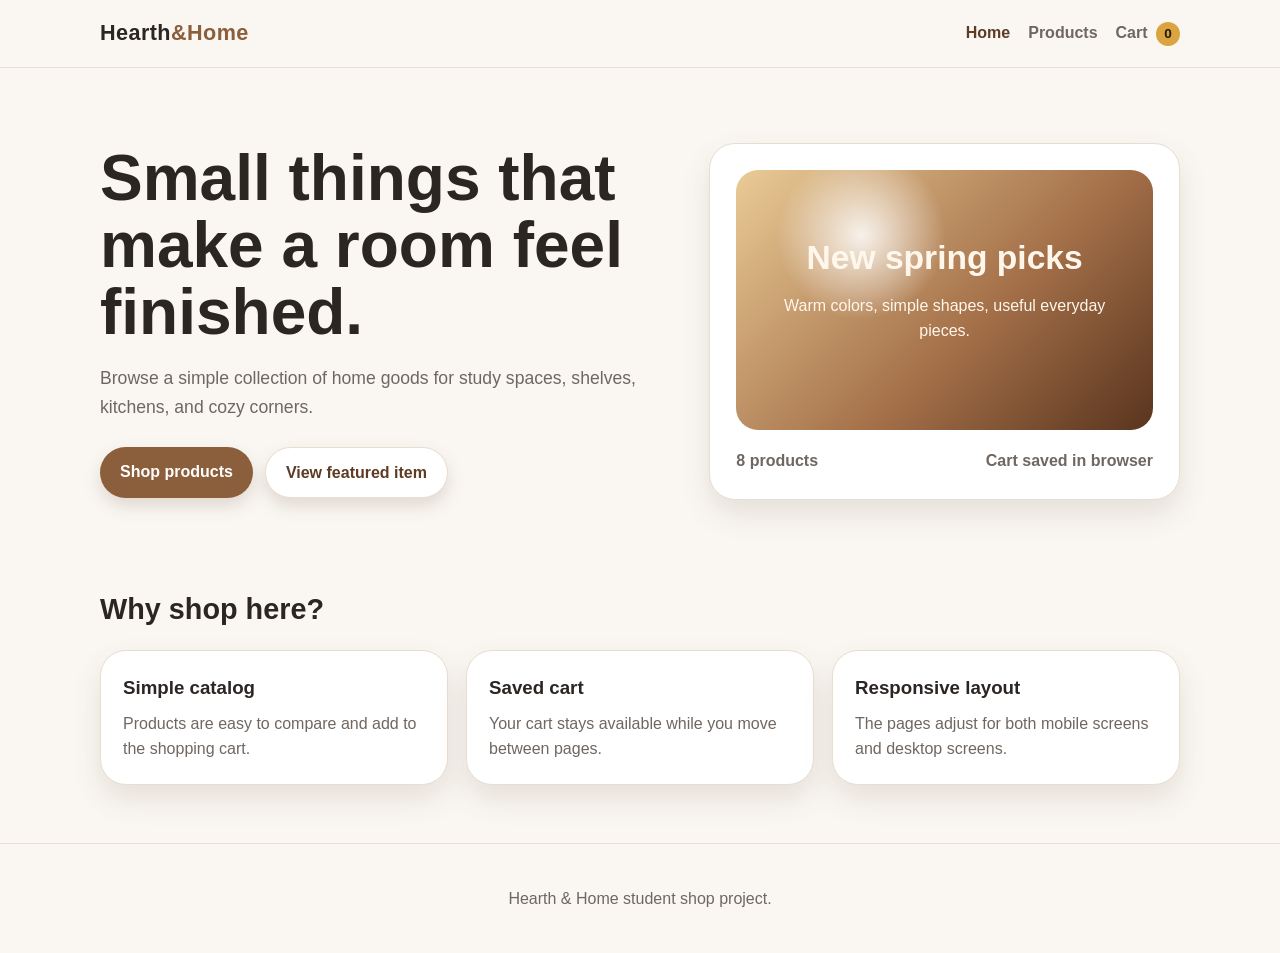
<file: index.html>
<!DOCTYPE html>
<html lang="en">
<head>
    <meta charset="UTF-8">
    <meta name="viewport" content="width=device-width, initial-scale=1.0">
    <title>Hearth & Home</title>
    <link rel="stylesheet" href="styles.css">
</head>
<body>
    <header class="site-header">
        <nav class="navbar" aria-label="Main navigation">
            <a class="logo" href="index.html">Hearth<span>&Home</span></a>
            <div class="nav-links">
                <a class="active" href="index.html">Home</a>
                <a href="products.html">Products</a>
                <a href="cart.html">Cart <span class="cart-count" data-cart-count>0</span></a>
            </div>
        </nav>
    </header>

    <main>
        <section class="hero">
            <div class="hero-copy">
                <h1>Small things that make a room feel finished.</h1>
                <p>Browse a simple collection of home goods for study spaces, shelves, kitchens, and cozy corners.</p>
                <div class="button-row">
                    <a class="button" href="products.html">Shop products</a>
                    <a class="button secondary" href="product.html?id=ceramic-mug">View featured item</a>
                </div>
            </div>
            <div class="hero-card" aria-label="Featured collection card">
                <div class="hero-display">
                    <div>
                        <strong>New spring picks</strong>
                        <p>Warm colors, simple shapes, useful everyday pieces.</p>
                    </div>
                </div>
                <footer>
                    <span>8 products</span>
                    <span>Cart saved in browser</span>
                </footer>
            </div>
        </section>

        <section aria-labelledby="why-shop">
            <h2 class="section-heading" id="why-shop">Why shop here?</h2>
            <div class="info-grid">
                <article class="info-card">
                    <h3>Simple catalog</h3>
                    <p>Products are easy to compare and add to the shopping cart.</p>
                </article>
                <article class="info-card">
                    <h3>Saved cart</h3>
                    <p>Your cart stays available while you move between pages.</p>
                </article>
                <article class="info-card">
                    <h3>Responsive layout</h3>
                    <p>The pages adjust for both mobile screens and desktop screens.</p>
                </article>
            </div>
        </section>
    </main>

    <footer class="site-footer">
        <p>Hearth & Home student shop project.</p>
    </footer>

    <script src="data.js"></script>
    <script src="cart.js"></script>
</body>
</html>
</file>
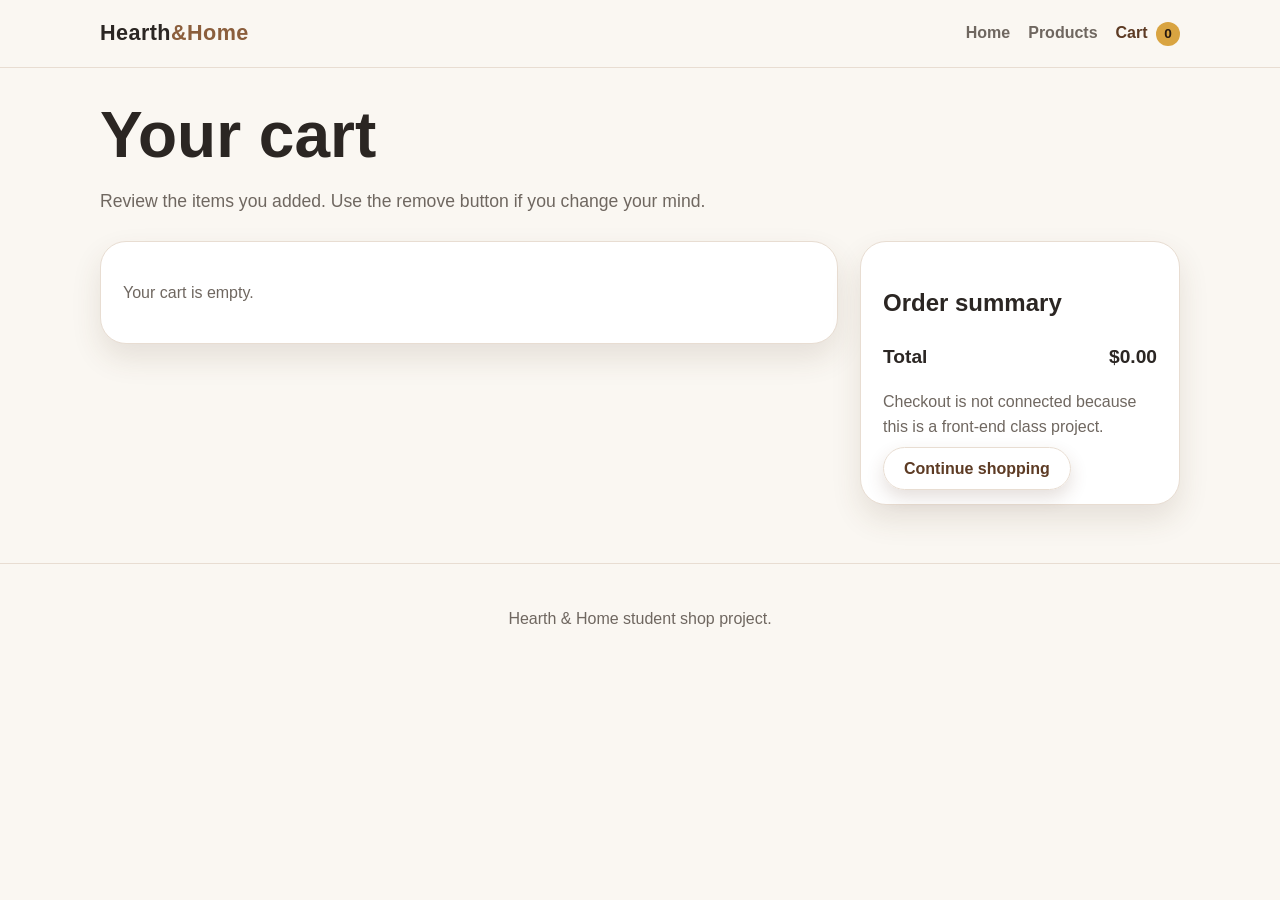
<file: cart.html>
<!DOCTYPE html>
<html lang="en">
<head>
    <meta charset="UTF-8">
    <meta name="viewport" content="width=device-width, initial-scale=1.0">
    <title>Cart | Hearth & Home</title>
    <link rel="stylesheet" href="styles.css">
</head>
<body>
    <header class="site-header">
        <nav class="navbar" aria-label="Main navigation">
            <a class="logo" href="index.html">Hearth<span>&Home</span></a>
            <div class="nav-links">
                <a href="index.html">Home</a>
                <a href="products.html">Products</a>
                <a class="active" href="cart.html">Cart <span class="cart-count" data-cart-count>0</span></a>
            </div>
        </nav>
    </header>

    <main>
        <section class="page-title">
            <h1>Your cart</h1>
            <p>Review the items you added. Use the remove button if you change your mind.</p>
        </section>

        <section class="cart-layout">
            <div class="cart-panel" id="cart-items"></div>
            <aside class="cart-panel" aria-label="Cart summary">
                <h2>Order summary</h2>
                <div class="total-row">
                    <span>Total</span>
                    <span id="cart-total">$0.00</span>
                </div>
                <p class="empty-message">Checkout is not connected because this is a front-end class project.</p>
                <a class="button secondary" href="products.html">Continue shopping</a>
            </aside>
        </section>
    </main>

    <footer class="site-footer">
        <p>Hearth & Home student shop project.</p>
    </footer>

    <script src="data.js"></script>
    <script src="cart.js"></script>
    <script src="cart-page.js"></script>
</body>
</html>
</file>
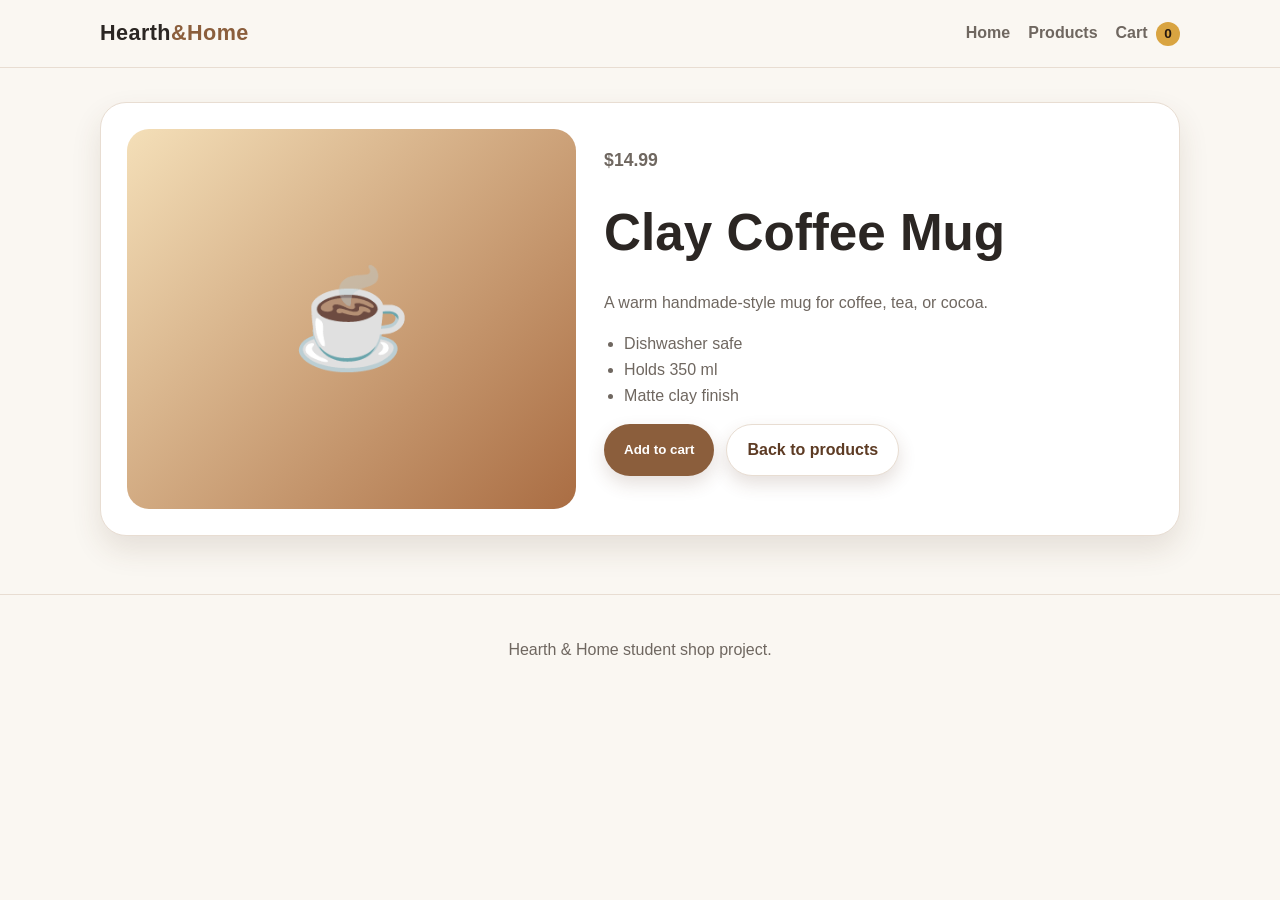
<file: product.html>
<!DOCTYPE html>
<html lang="en">
<head>
    <meta charset="UTF-8">
    <meta name="viewport" content="width=device-width, initial-scale=1.0">
    <title>Product detail | Hearth & Home</title>
    <link rel="stylesheet" href="styles.css">
</head>
<body>
    <header class="site-header">
        <nav class="navbar" aria-label="Main navigation">
            <a class="logo" href="index.html">Hearth<span>&Home</span></a>
            <div class="nav-links">
                <a href="index.html">Home</a>
                <a href="products.html">Products</a>
                <a href="cart.html">Cart <span class="cart-count" data-cart-count>0</span></a>
            </div>
        </nav>
    </header>

    <main>
        <article class="detail-card" id="product-detail"></article>
    </main>

    <footer class="site-footer">
        <p>Hearth & Home student shop project.</p>
    </footer>

    <script src="data.js"></script>
    <script src="cart.js"></script>
    <script src="product.js"></script>
</body>
</html>
</file>
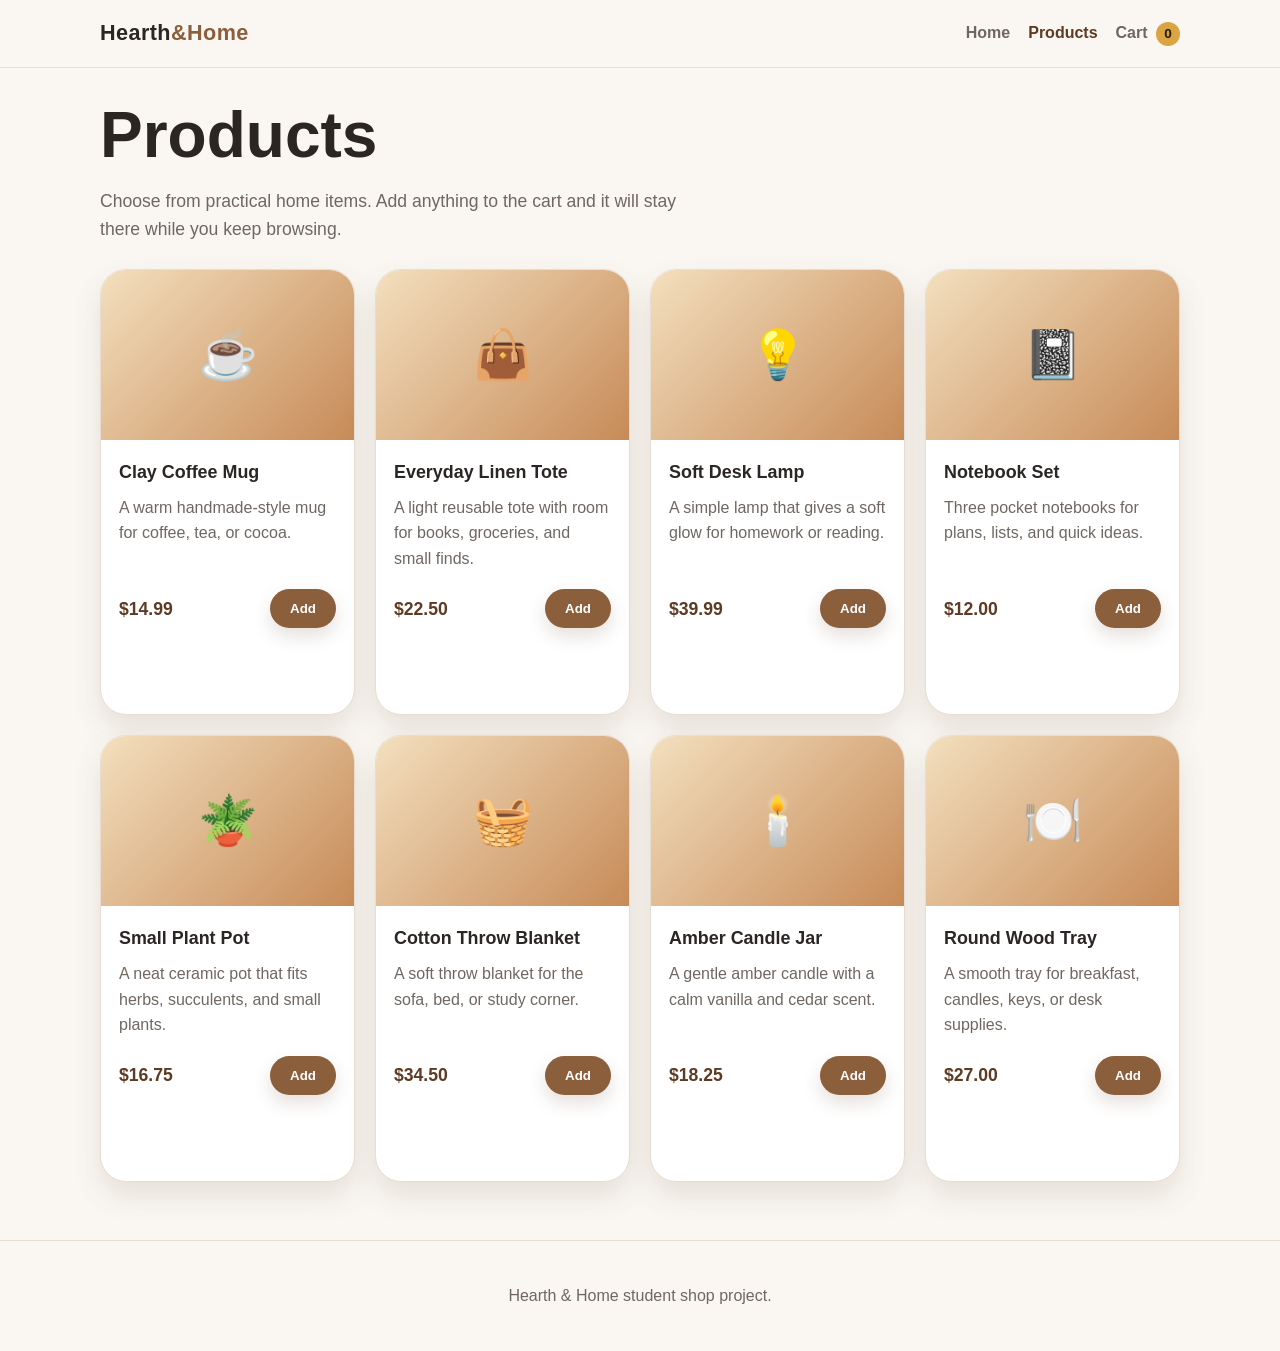
<file: products.html>
<!DOCTYPE html>
<html lang="en">
<head>
    <meta charset="UTF-8">
    <meta name="viewport" content="width=device-width, initial-scale=1.0">
    <title>Products | Hearth & Home</title>
    <link rel="stylesheet" href="styles.css">
</head>
<body>
    <header class="site-header">
        <nav class="navbar" aria-label="Main navigation">
            <a class="logo" href="index.html">Hearth<span>&Home</span></a>
            <div class="nav-links">
                <a href="index.html">Home</a>
                <a class="active" href="products.html">Products</a>
                <a href="cart.html">Cart <span class="cart-count" data-cart-count>0</span></a>
            </div>
        </nav>
    </header>

    <main>
        <section class="page-title">
            <h1>Products</h1>
            <p>Choose from practical home items. Add anything to the cart and it will stay there while you keep browsing.</p>
        </section>

        <section class="product-grid" id="product-grid" aria-label="Product catalog"></section>
    </main>

    <footer class="site-footer">
        <p>Hearth & Home student shop project.</p>
    </footer>

    <script src="data.js"></script>
    <script src="cart.js"></script>
    <script src="shop.js"></script>
</body>
</html>
</file>
<file: styles.css>
:root {
    --bg: #faf7f2;
    --card: #ffffff;
    --ink: #2b2623;
    --muted: #6f6760;
    --brand: #8b5e3c;
    --brand-dark: #5d3b24;
    --accent: #d9a441;
    --border: #e8ddd2;
    --shadow: 0 14px 30px rgba(80, 55, 36, 0.12);
}

* {
    box-sizing: border-box;
}

body {
    margin: 0;
    font-family: Arial, Helvetica, sans-serif;
    color: var(--ink);
    background: var(--bg);
    line-height: 1.6;
}

a {
    color: inherit;
    text-decoration: none;
}

img {
    max-width: 100%;
}

.site-header {
    position: sticky;
    top: 0;
    z-index: 5;
    background: rgba(250, 247, 242, 0.95);
    border-bottom: 1px solid var(--border);
    backdrop-filter: blur(8px);
}

.navbar {
    max-width: 1120px;
    margin: 0 auto;
    padding: 16px 20px;
    display: flex;
    align-items: center;
    justify-content: space-between;
    gap: 18px;
}

.logo {
    font-size: 1.35rem;
    font-weight: 800;
    letter-spacing: 0.02em;
}

.logo span {
    color: var(--brand);
}

.nav-links {
    display: flex;
    align-items: center;
    gap: 18px;
    font-weight: 700;
}

.nav-links a {
    color: var(--muted);
}

.nav-links a:hover,
.nav-links .active {
    color: var(--brand-dark);
}

.cart-count {
    display: inline-flex;
    min-width: 24px;
    height: 24px;
    padding: 0 7px;
    align-items: center;
    justify-content: center;
    border-radius: 99px;
    background: var(--accent);
    color: #24180f;
    font-size: 0.85rem;
    margin-left: 4px;
}

main {
    max-width: 1120px;
    margin: 0 auto;
    padding: 34px 20px 58px;
}

.hero {
    display: grid;
    grid-template-columns: minmax(0, 1.1fr) minmax(280px, 0.9fr);
    align-items: center;
    gap: 34px;
    min-height: 440px;
}

.hero-copy h1,
.page-title h1 {
    font-size: clamp(2.1rem, 5vw, 4.4rem);
    line-height: 1.05;
    margin: 0 0 18px;
}

.hero-copy p,
.page-title p {
    max-width: 620px;
    color: var(--muted);
    font-size: 1.1rem;
    margin: 0 0 26px;
}

.button-row {
    display: flex;
    flex-wrap: wrap;
    gap: 12px;
}

.button,
button {
    border: 0;
    border-radius: 999px;
    padding: 12px 20px;
    background: var(--brand);
    color: #fff;
    font-weight: 800;
    cursor: pointer;
    box-shadow: 0 8px 18px rgba(93, 59, 36, 0.16);
}

.button:hover,
button:hover {
    background: var(--brand-dark);
}

.button.secondary {
    background: #fff;
    color: var(--brand-dark);
    border: 1px solid var(--border);
}

.button.secondary:hover {
    background: #f0e7dc;
}

.hero-card,
.info-card,
.product-card,
.cart-panel,
.detail-card {
    background: var(--card);
    border: 1px solid var(--border);
    border-radius: 26px;
    box-shadow: var(--shadow);
}

.hero-card {
    padding: 26px;
    display: grid;
    gap: 18px;
}

.hero-display {
    min-height: 260px;
    border-radius: 22px;
    background:
        radial-gradient(circle at 30% 25%, rgba(255, 255, 255, 0.86), transparent 24%),
        linear-gradient(135deg, #eacb96, #a47049 58%, #59341e);
    display: grid;
    place-items: center;
    color: #fff7ec;
    text-align: center;
    padding: 26px;
}

.hero-display strong {
    display: block;
    font-size: 2.1rem;
    line-height: 1.1;
}

.hero-card footer {
    display: flex;
    justify-content: space-between;
    gap: 18px;
    color: var(--muted);
    font-weight: 700;
}

.section-heading {
    margin: 44px 0 18px;
    font-size: 1.8rem;
}

.info-grid {
    display: grid;
    grid-template-columns: repeat(3, 1fr);
    gap: 18px;
}

.info-card {
    padding: 22px;
}

.info-card h3 {
    margin: 0 0 8px;
}

.info-card p {
    margin: 0;
    color: var(--muted);
}

.page-title {
    margin-bottom: 26px;
}

.product-grid {
    display: grid;
    grid-template-columns: repeat(4, minmax(0, 1fr));
    gap: 20px;
}

.product-card {
    display: grid;
    grid-template-rows: auto 1fr auto;
    overflow: hidden;
}

.product-art {
    min-height: 170px;
    display: grid;
    place-items: center;
    font-size: 3rem;
    background: linear-gradient(135deg, #f3dfbe, #c78b58);
}

.product-info {
    padding: 18px;
}

.product-info h2,
.product-info h3 {
    margin: 0 0 8px;
    font-size: 1.12rem;
}

.product-info p {
    margin: 0;
    color: var(--muted);
}

.product-actions {
    padding: 0 18px 18px;
    display: flex;
    gap: 10px;
    align-items: center;
    justify-content: space-between;
}

.price {
    color: var(--brand-dark);
    font-weight: 900;
    font-size: 1.1rem;
}

.detail-card {
    display: grid;
    grid-template-columns: minmax(260px, 0.9fr) minmax(0, 1.1fr);
    gap: 28px;
    padding: 26px;
}

.detail-art {
    min-height: 380px;
    display: grid;
    place-items: center;
    border-radius: 22px;
    background: linear-gradient(135deg, #f4dfb8, #aa6d43);
    font-size: 6rem;
}

.detail-copy h1 {
    margin: 0 0 12px;
    font-size: clamp(2rem, 4vw, 3.4rem);
}

.detail-copy p {
    color: var(--muted);
}

.detail-list {
    padding-left: 20px;
    color: var(--muted);
}

.cart-layout {
    display: grid;
    grid-template-columns: minmax(0, 1fr) 320px;
    gap: 22px;
    align-items: start;
}

.cart-panel {
    padding: 22px;
}

.cart-item {
    display: grid;
    grid-template-columns: auto 1fr auto;
    gap: 16px;
    align-items: center;
    padding: 16px 0;
    border-bottom: 1px solid var(--border);
}

.cart-item:last-child {
    border-bottom: 0;
}

.cart-icon {
    width: 58px;
    height: 58px;
    display: grid;
    place-items: center;
    border-radius: 18px;
    background: #f0dfc8;
    font-size: 1.8rem;
}

.cart-item h2 {
    font-size: 1rem;
    margin: 0;
}

.cart-item p {
    margin: 2px 0 0;
    color: var(--muted);
}

.remove-button {
    background: #fff;
    color: #9b2f20;
    border: 1px solid #f0c4bb;
    box-shadow: none;
}

.remove-button:hover {
    background: #fff0ed;
    color: #7d2115;
}

.total-row {
    display: flex;
    justify-content: space-between;
    gap: 14px;
    font-size: 1.2rem;
    font-weight: 900;
}

.empty-message {
    color: var(--muted);
}

.site-footer {
    border-top: 1px solid var(--border);
    color: var(--muted);
    text-align: center;
    padding: 26px 20px;
}

@media (max-width: 850px) {
    .hero,
    .detail-card,
    .cart-layout {
        grid-template-columns: 1fr;
    }

    .info-grid {
        grid-template-columns: 1fr;
    }

    .product-grid {
        grid-template-columns: repeat(2, minmax(0, 1fr));
    }
}

@media (max-width: 560px) {
    .navbar {
        align-items: flex-start;
        flex-direction: column;
    }

    .nav-links {
        width: 100%;
        justify-content: space-between;
        gap: 10px;
        font-size: 0.95rem;
    }

    main {
        padding-top: 24px;
    }

    .product-grid {
        grid-template-columns: 1fr;
    }

    .cart-item {
        grid-template-columns: auto 1fr;
    }

    .remove-button {
        grid-column: 1 / -1;
        justify-self: start;
    }
}
</file>
